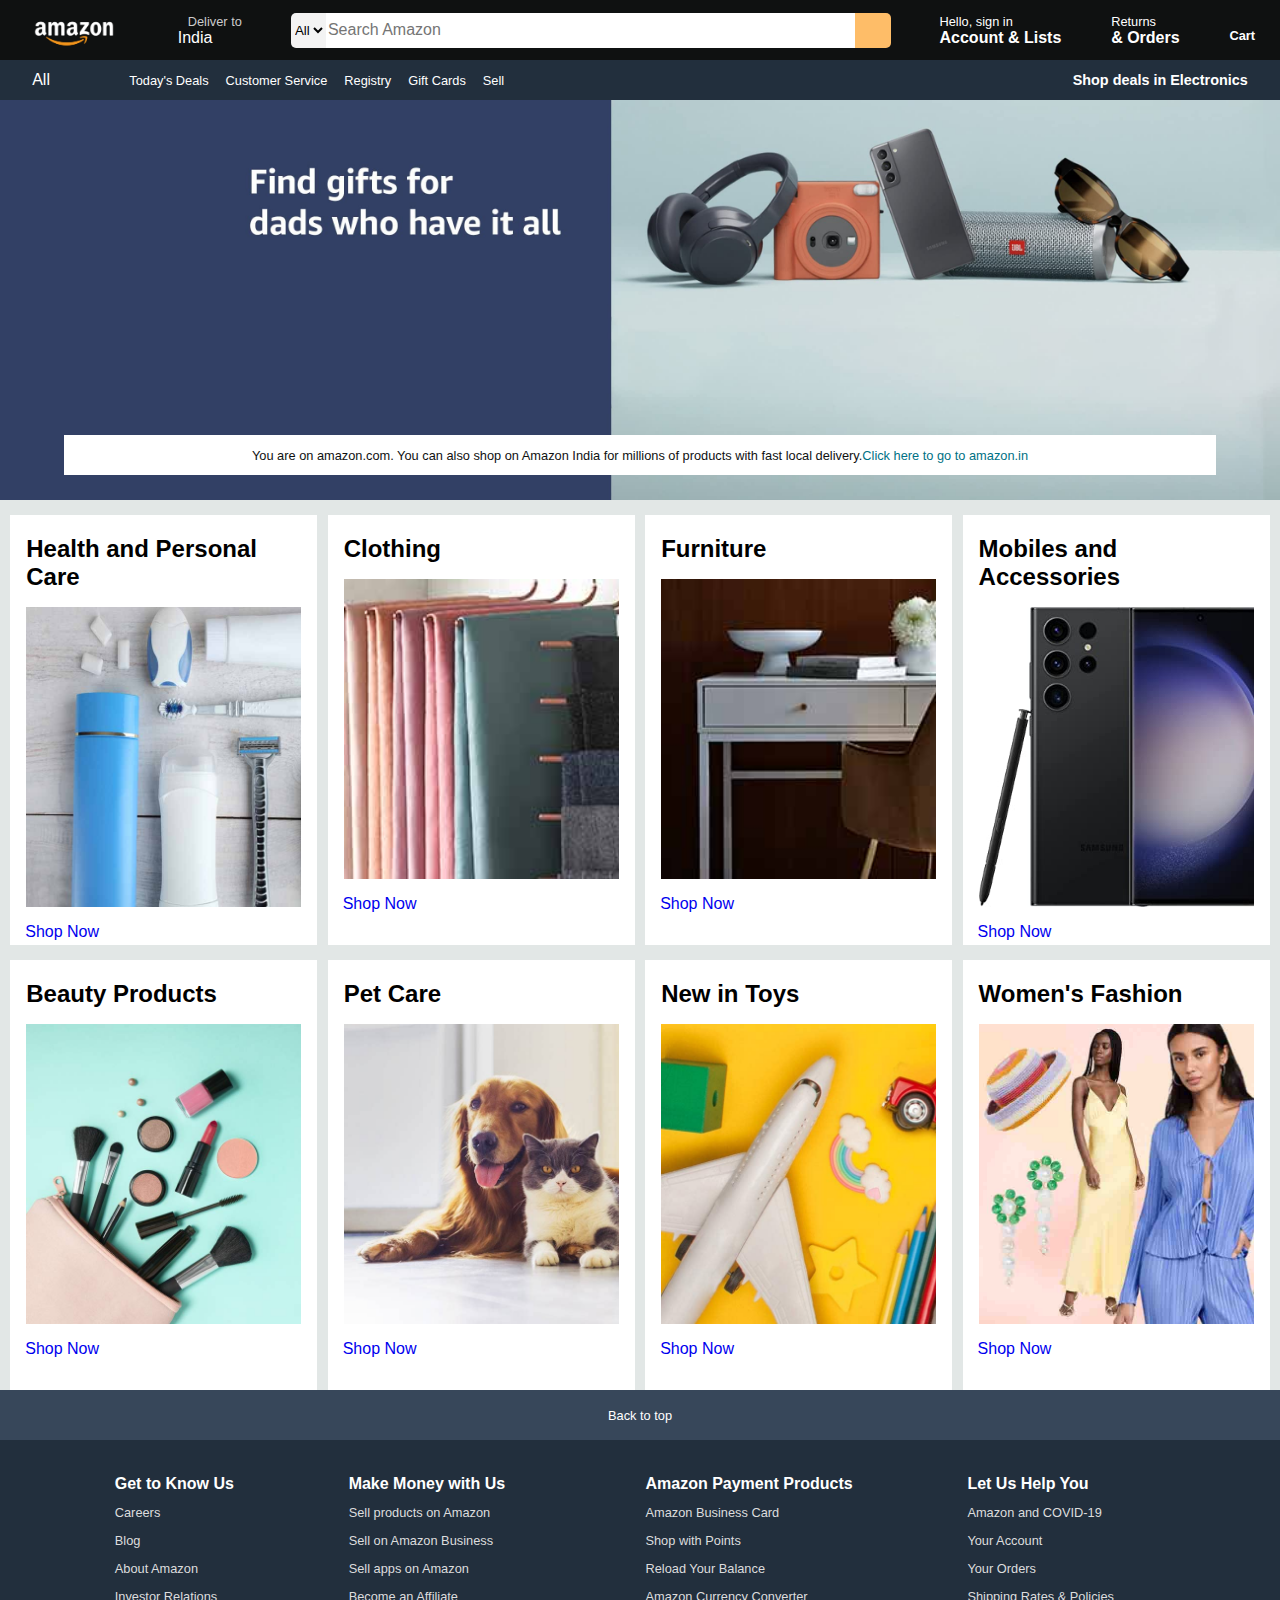
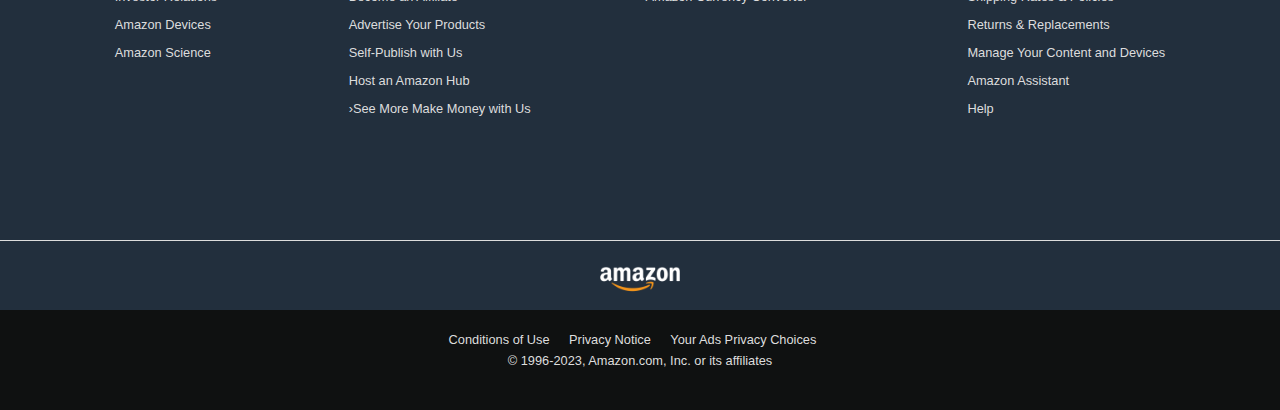
<file: amazon/index.html>
<!DOCTYPE html>
<html lang="en">

<head>
    <meta charset="UTF-8">
    <meta name="viewport" content="width=device-width, initial-scale=1.0">
    <title>Amazon.com</title>
<link class="icon" rel="icon" href="amzIcon.png">
    <link rel="stylesheet" href="https://cdnjs.cloudflare.com/ajax/libs/font-awesome/6.4.2/css/all.min.css"
        integrity="sha512-z3gLpd7yknf1YoNbCzqRKc4qyor8gaKU1qmn+CShxbuBusANI9QpRohGBreCFkKxLhei6S9CQXFEbbKuqLg0DA=="
        crossorigin="anonymous" referrerpolicy="no-referrer" />

    <link rel="stylesheet" href="amz.css">



</head>

<body>
    <header>
        <div class="navbar">
            <div class="nav-logo border">
                <div class="logo"></div>
            </div>

            <div class="nav-address border">
                <p class="add-first">Deliver to</p>
                <div class="add-icon">
                    <i class="fa-solid fa-location-dot"></i>
                    <p class="add-sec">India</p>
                </div>
            </div>

            <div class="search-border border3">
                <div class="nav-search">
                    <select class="search-select">
                        <option>All</option>
                        <input type="text" placeholder="Search Amazon" class="search-input">
                        <div class="search-icon"><i class="fa-solid fa-magnifying-glass"></i></div>
                    </select>
                </div>
            </div>

            <div class="nav-signin border">
                <p class="nav-first"><span>Hello, sign in</span></p>
                <p class="nav-second">Account & Lists</p>
            </div>

            <div class="nav-return border">
                <p class="nav-first"><span>Returns</span></p>
                <p class="nav-second">& Orders</p>
            </div>

            <div class="nav-cart border">
                <i class="fa-solid fa-cart-shopping"></i>
                Cart
            </div>
        </div>
        <!-- navbar ends here  -->

        <div class="panel">
            <div class="panel-all border">
                <i class="fa-solid fa-bars"></i>
                All
            </div>
            <div class="panel-ops ">
                <div class="items border">Today's Deals</div>
                <div class="items border"> Customer Service</div>
                <div class="items border"> Registry</div>
                <div class="items border"> Gift Cards</div>
                <div class="items border"> Sell</div>
            </div>

            <div class="panel-deals border">
                Shop deals in Electronics
            </div>
        </div>

    </header>

    <div class="hero-section">
        <div class="hero-msg">
            You are on amazon.com. You can also shop on Amazon India for millions of products with fast local delivery.
            <a class="amzIN" href="https://www.amazon.in/"> Click here to go to amazon.in </a>
        </div>
    </div>

    <div class="shop-section">
        <div class="box1 box">
            <div class="box-content">
                <h2>Health and Personal Care</h2>
            </div>
            <div class="box-img" style="background-image:url('box2_image.jpg');"></div>
            <div class="cat"><a href="#" class="cat">Shop Now</a></div>
        </div>

        <div class="box2 box">
            <div class="box-content">
                <h2>Clothing</h2>
            </div>
            <div class="box-img" style="background-image:url('box1_image.jpg');"></div>
            <div class="cat"><a href="#" class="cat">Shop Now</a></div>
        </div>

        <div class="box3 box">
            <div class="box-content">
                <h2>Furniture</h2>
            </div>
            <div class="box-img" style="background-image:url('box3_image.jpg');"></div>
            <div class="cat"><a href="#" class="cat">Shop Now</a></div>
        </div>

        <div class="box4 box">
            <div class="box-content">
                <h2>Mobiles and Accessories</h2>
            </div>
            <div class="box-img" style="background-image:url('box4_image.jpg');"></div>
            <div class="cat"><a href="#" class="cat">Shop Now</a></div>
        </div>

        <div class="box5 box">
            <div class="box-content">
                <h2>Beauty Products</h2>
            </div>
            <div class="box-img" style="background-image:url('box5_image.jpg');"></div>
            <div class="cat"><a href="#" class="cat">Shop Now</a></div>
        </div>

        <div class="box6 box">
            <div class="box-content">
                <h2>Pet Care</h2>
            </div>
            <div class="box-img" style="background-image:url('box6_image.jpg');"></div>
            <div class="cat"><a href="#" class="cat">Shop Now</a></div>
        </div>

        <div class="box7 box">
            <div class="box-content">
                <h2>New in Toys</h2>
            </div>
            <div class="box-img" style="background-image:url('box7_image.jpg');"></div>
            <div class="cat"><a href="#" class="cat">Shop Now</a></div>
        </div>

        <div class="box8 box">
            <div class="box-content">
                <h2>Women's Fashion </h2>
            </div>
            <div class="box-img" style="background-image:url('box8_image.jpg');"></div>
            <div class="cat"><a href="#" class="cat">Shop Now</a></div>
        </div>

    </div>

<footer>
    <div class="foot1">Back to top</div>
</footer>

<div class="foot2">
    <ul class="list">
        <p class="section-title">Get to Know Us</p>
        <li><a href="#">Careers</a></li>
        <li><a href="#">Blog</a></li>
        <li><a href="#">About Amazon</a></li>
        <li><a href="#">Investor Relations</a></li>
        <li><a href="#">Amazon Devices</a></li>
        <li><a href="#">Amazon Science</a></li>
    </ul>

    <ul class="list">
        <p class="section-title"> Make Money with Us</p>
        <li><a href="#">Sell products on Amazon</a></li>
        <li><a href="#">Sell on Amazon Business</a></li>
        <li><a href="#">Sell apps on Amazon</a></li>
        <li><a href="#">Become an Affiliate</a></li>
        <li><a href="#">Advertise Your Products</a></li>
        <li><a href="#">Self-Publish with Us</a></li>
        <li><a href="#">Host an Amazon Hub</a></li>
        <li><a href="#">›See More Make Money with Us</a></li>
    </ul>

    <ul class="list">
        <p class="section-title"> Amazon Payment Products</p>
        <li><a href="#">Amazon Business Card</a></li>
        <li><a href="#">Shop with Points</a></li>
        <li><a href="#">Reload Your Balance</a></li>
        <li><a href="#">Amazon Currency Converter</a></li>
    </ul>

    <ul class="list">
        <p class="section-title">Let Us Help You</p>
        <li><a href="#">Amazon and COVID-19</a></li>
        <li><a href="#">Your Account</a></li>
        <li><a href="#">Your Orders</a></li>
        <li><a href="#">Shipping Rates & Policies</a></li>
        <li><a href="#">Returns & Replacements</a></li>
        <li><a href="#">Manage Your Content and Devices</a></li>
        <li><a href="#">Amazon Assistant</a></li>
        <li><a href="#">Help</a></li>
    </ul>
</div>

<div class="foot3">
    <div class="foot-logo"></div>
</div>

<div class="foot4">
    <div class="pages">
        <a href="#">Conditions of Use</a>
        <a href="#">Privacy Notice</a>
        <a href="#">Your Ads Privacy Choices</a>
    </div>

    <div class="copyright">
        © 1996-2023, Amazon.com, Inc. or its affiliates
    </div>
</div>




</body>

</html>
</file>
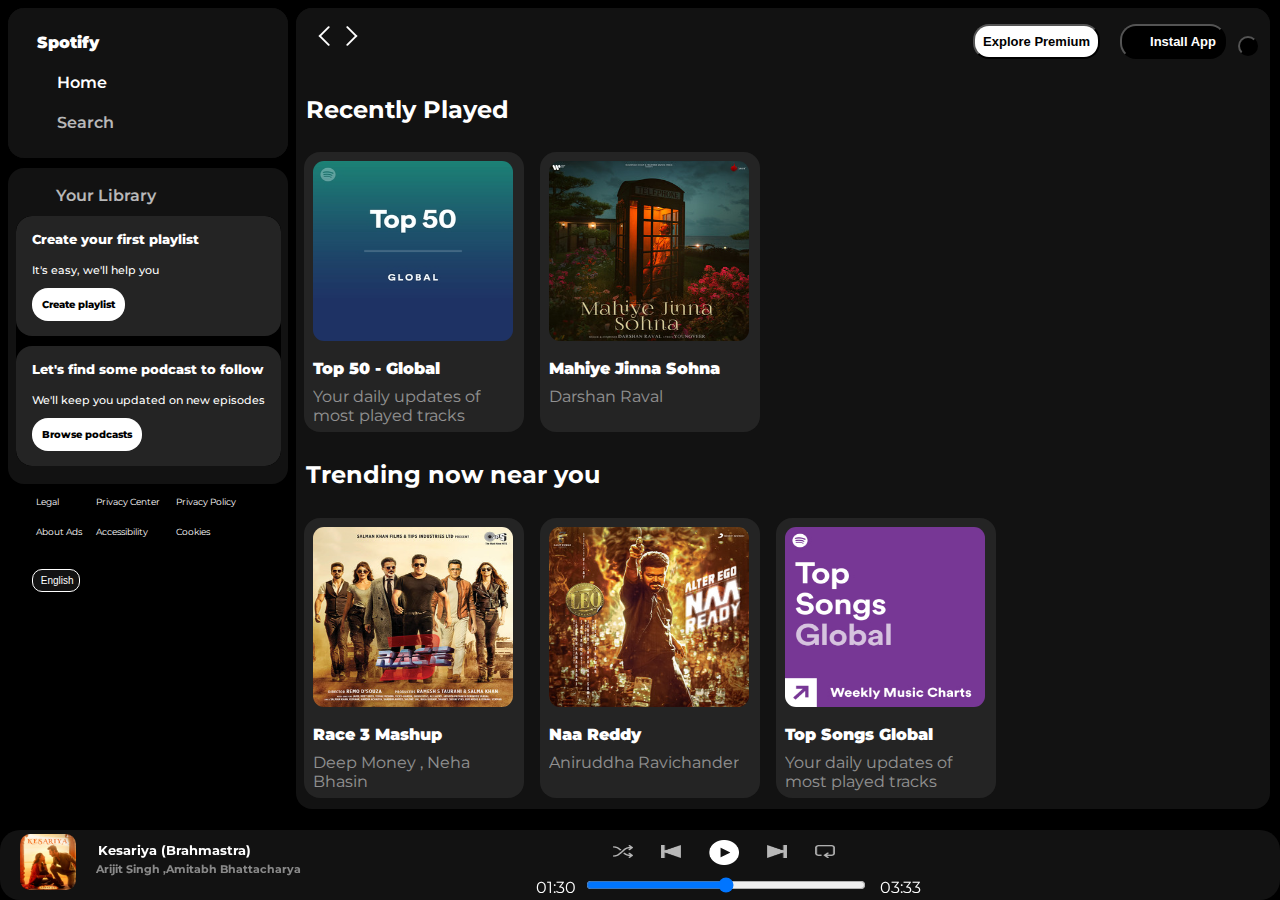
<file: spotify/index.html>
<!DOCTYPE html>
<html lang="en">

<head>
    <meta charset="UTF-8">
    <meta name="viewport" content="width=device-width, initial-scale=1.0">
    <title>Spotify - Web Player: Music for everyone</title>
    <!-- icon -->
    <link rel="icon" href="logo.png">
    <!-- g fonts -->
    <link rel="preconnect" href="https://fonts.googleapis.com">
    <link rel="preconnect" href="https://fonts.gstatic.com" crossorigin>
    <link href="https://fonts.googleapis.com/css2?family=Montserrat:wght@300;400;500;600;700&display=swap"
        rel="stylesheet">

    <!-- font awesome -->
    <link rel="stylesheet" href="https://cdnjs.cloudflare.com/ajax/libs/font-awesome/6.4.2/css/all.min.css"
        integrity="sha512-z3gLpd7yknf1YoNbCzqRKc4qyor8gaKU1qmn+CShxbuBusANI9QpRohGBreCFkKxLhei6S9CQXFEbbKuqLg0DA=="
        crossorigin="anonymous" referrerpolicy="no-referrer" />
    <!-- my css -->
    <link rel="stylesheet" href="style.css">
</head>

<body>
    <div class="main">
        <div class="sidebar hide">
            <div class="nav">
                <div class="nav-option">
                    <i class="fa-brands fa-spotify fa-xl"></i>
                    <a href="#" style="padding:0px;opacity: 1;"><b>Spotify</b></a>
                </div>
                <div class="nav-option">
                    <i class="fa-solid fa-house fa-lg"></i>
                    <a href="#" style="opacity: 1;">Home</a>
                </div>
                <div class="nav-option">
                    <i class="fa-solid fa-magnifying-glass fa-lg"></i>
                    <a href="#">Search</a>
                </div>

            </div>

            <div class="library " style="padding: 0.5rem;">
                <div class="options">
                    <div class="nav-option">
                        <i class="fa-solid fa-lines-leaning fa-lg" style="padding-left: 1.25rem;"></i>
                        <a href="#">Your Library</a>
                        <i class="fa-solid fa-plus fa-lg"></i>
                    </div>

                    <div class="pl-pod">
                        <div class="pl">
                            <div class="plheader">Create your first playlist</div>
                            <div class="plcontent">It's easy, we'll help you</div>
                            <buttton class="pl-button">Create playlist</buttton>
                        </div>
                        <div class="pod">
                            <div class="podheader">Let's find some podcast to follow</div>
                            <div class="podcontent">We'll keep you updated on new episodes</div>
                            <buttton class="pod-button">Browse podcasts</buttton>
                        </div>
                    </div>


                    <div class="otherOptions">
                        <a href="#">Legal</a>
                        <a href="#">Privacy Center</a>
                        <a href="#">Privacy Policy</a>
                        <a href="#">About Ads</a>
                        <a href="#">Accessibility</a>
                        <a href="#">Cookies</a>
                    </div>
                    <button class="lang"><i class="fa-solid fa-globe"></i>&nbspEnglish</button>
                    
                </div>

            </div>
        </div>
        <div class="mainContent">
            <div class="stickyNav">
                <div class="n1">
                    <div class="nav-option mob-logo">
                        <i class="fa-brands fa-spotify fa-xl"></i>
                        <a href="#" style="padding:0px;opacity: 1;"><b>Spotify</b></a>
                    </div>
                    <img src="backward_icon.png" class="nav-back-icon" alt="left-arrow">
                    <img src="forward_icon.png" class="hide" alt="right-arrow">
                </div>
                <div class="n2">
                    <button class="navButton hide">Explore Premium</button>
                    <button class="navButton2 hide"><i class="fa-regular fa-circle-down fa-xl"></i><a
                            href="https://play.google.com/store/apps/details?id=com.spotify.music"
                            target="_blank">Install App</a></button> &nbsp
                    <button class="navButton3"><i class="fa-solid fa-user"></i></button>
                    &nbsp&nbsp
                </div>
            </div>
            <div class="cards">
                <!-- cards1 -->
                <h2 style="padding-left: 10px;">Recently Played</h2>
                <div class="card-container">
                    <div class="card">
                        <img src="card1img.jpeg" class="cardImg" alt="card1">
                        <!-- <i class="fa-solid fa-circle-play" class="card-play-icon" style="color: #1ed760;"></i> -->
                        <div class="card-title">Top 50 - Global</div>
                        <div class="card-info">Your daily updates of most played tracks</div>
                    </div>
                    <div class="card">
                        <img src="card2img.jpeg" class="cardImg" alt="card1">
                        <div class="card-title">Mahiye Jinna Sohna</div>
                        <div class="card-info">Darshan Raval</div>
                    </div>
                </div>
                <!-- cards2 -->
                <h2 style="padding-left: 10px;">Trending now near you</h2>
                <div class="card-container">
                    <div class="card">
                        <img src="card13img.jpeg" class="cardImg" alt="card1">
                        <div class="card-title">Race 3 Mashup</div>
                        <div class="card-info">Deep Money , Neha Bhasin</div>
                    </div>
                    <div class="card">
                        <img src="card4img.jpeg" class="cardImg" alt="card1">
                        <div class="card-title">Naa Reddy</div>
                        <div class="card-info">Aniruddha Ravichander</div>
                    </div>

                    <div class="card">
                        <img src="card5img.jpeg" class="cardImg" alt="card1">
                        <div class="card-title">Top Songs Global</div>
                        <div class="card-info">Your daily updates of most played tracks</div>
                    </div>
                </div>
                <h2 style="padding-left: 10px;">Featured Charts</h2>
                <div class="card-container">
                    <div class="card">
                        <img src="card6img.jpeg" class="cardImg" alt="card1">
                        <div class="card-title">Top Songs - India</div>
                        <div class="card-info">Your daily updates of most played tracks</div>
                    </div>
                    <div class="card">
                        <img src="card7img.jpeg" class="cardImg" alt="card1">
                        <div class="card-title">Chaleya</div>
                        <div class="card-info">Arijit Singh</div>
                    </div>
                    <div class="card">
                        <img src="card8img.jpeg" class="cardImg" alt="card1">
                        <div class="card-title">Bekhayali</div>
                        <div class="card-info">Sachet Tandon</div>
                    </div>
                    <div class="card">
                        <img src="card9img.jpeg" class="cardImg" alt="card1">
                        <div class="card-title">Shayad</div>
                        <div class="card-info">Pritam , Arijit Singh</div>
                    </div>
                    <div class="card">
                        <img src="card10img.jpeg" class="cardImg" alt="card1">
                        <div class="card-title">What Jhumka ?</div>
                        <div class="card-info">Pritam , Arijit Singh</div>
                    </div>
                    <div class="card">
                        <img src="card11img.jpeg" class="cardImg" alt="card1">
                        <div class="card-title">Dilbar</div>
                        <div class="card-info">Neha Kakkar , Tanishk Bagchi</div>
                    </div>
                    <div class="card">
                        <img src="card12img.jpeg" class="cardImg" alt="card1">
                        <div class="card-title">Kesariya</div>
                        <div class="card-info">Arijit Singh, Amitabh Bhattacharya</div>
                    </div>
                </div>
            </div>
            <!-- cards end here -->
            <!-- <br><br><br><br><br><br><br><br><br><br><br><br><br><br><br><br><br><br><br> -->
            <footer>
                <div class="line"></div>
                <div class="legal">
                    <ul class="list">
                        <p class="section-title">Companies</p>
                        <li><a href="#">About</a></li>
                        <li><a href="#">Jobs</a></li>
                        <li><a href="#">For the records</a></li>
                    </ul>

                    <ul class="list">
                        <p class="section-title">Communities</p>
                        <li><a href="#">For Artists</a></li>
                        <li><a href="#">Developers</a></li>
                        <li><a href="#">Advertising</a></li>
                        <li><a href="#">Investors</a></li>
                        <li><a href="#">Vendors</a></li>
                    </ul>
                    <ul class="list">
                        <p class="section-title">Useful Links</p>
                        <li><a href="#">Support</a></li>
                        <li><a href="#">Free mobile app</a></li>
                    </ul>
                    <div class="foot-icons">
                        <i class="fa-brands fa-instagram"></i> &nbsp
                        <i class="fa-brands fa-twitter"></i> &nbsp
                        <i class="fa-brands fa-facebook"></i>
                    </div>
                </div>
                <div class="copyright">
                    © 2023 Spotify AB
                </div>
            </footer>
        </div>
        <div class="mplayer">
            <div class="album">
                <div class="music-img">
                    <img src="card12img.jpeg" alt="">
                </div>
                <div class="current-playing">
                    <div class="music-title">
                        <h5>&nbsp Kesariya (Brahmastra)</h5>
                    </div>
                    <div class="music-content hide">
                        <h6> &nbsp Arijit Singh ,Amitabh Bhattacharya </h6>
                    </div>
                </div>
                <div class="music-fav hide"><i class="fa-solid fa-heart " style="color: #ff0000;"></i></div>

            </div>
            <div class="player">
                <div class="player-icons">
                    <img src="player_icon1.png" alt="">
                    <img src="player_icon2.png" alt="">
                    <img src="player_icon3.png" class="p-icon3"
                        style=" opacity: 1;height: 25px; width:30px; padding: 10px;" alt="">
                    <img src="player_icon4.png" alt="">
                    <img src="player_icon5.png" alt="">
                </div>
                <div class="playBar"><span> 01:30 &nbsp</span><input type="range" id="play-bar" name="volume" min="0"
                        max="100" value="50"><span> &nbsp 03:33 </span></div>
                <!-- <div class="play-bar"><img src="play_musicbar.png" alt=""> -->
            </div>
            <div class="controls">
                <div class="ctrl-icons hide">
                    <div class="i1"><i class="fa-brands fa-youtube fa-lg"></i></div>
                    <div class="i1"><i class="fa-solid fa-microphone-lines fa-lg"></i></div>
                    <div class="i1"><i class="fa-solid fa-grip-lines fa-lg"></i></div>
                    <div class="i1"><i class="fa-solid fa-computer fa-lg"></i> </div>
                    <div class="i1"><i class="fa-solid fa-volume-high fa-lg"></i></div>
                    <div class="i1"><i class="fa-regular fa-window-restore fa-lg"></i></div>
                </div>
            </div>
</body>

</html>






<!-- code snippet to create 2 cards -->
<!-- <h2 style="padding-left: 10px;">Recently Played</h2>
<div class="card-container">
    <div class="card">
        <img src="card1img.jpeg" class="cardImg" alt="card1">
        <div class="card-title">Top 50 - Global</div>
        <div class="card-info">Your daily updates of most played tracks</div>
    </div>
    <div class="card">
        <img src="card1img.jpeg" class="cardImg" alt="card1">
        <div class="card-title">Top 50 - Global</div>
        <div class="card-info">Your daily updates of most played tracks</div>
    </div>
</div> -->
</file>
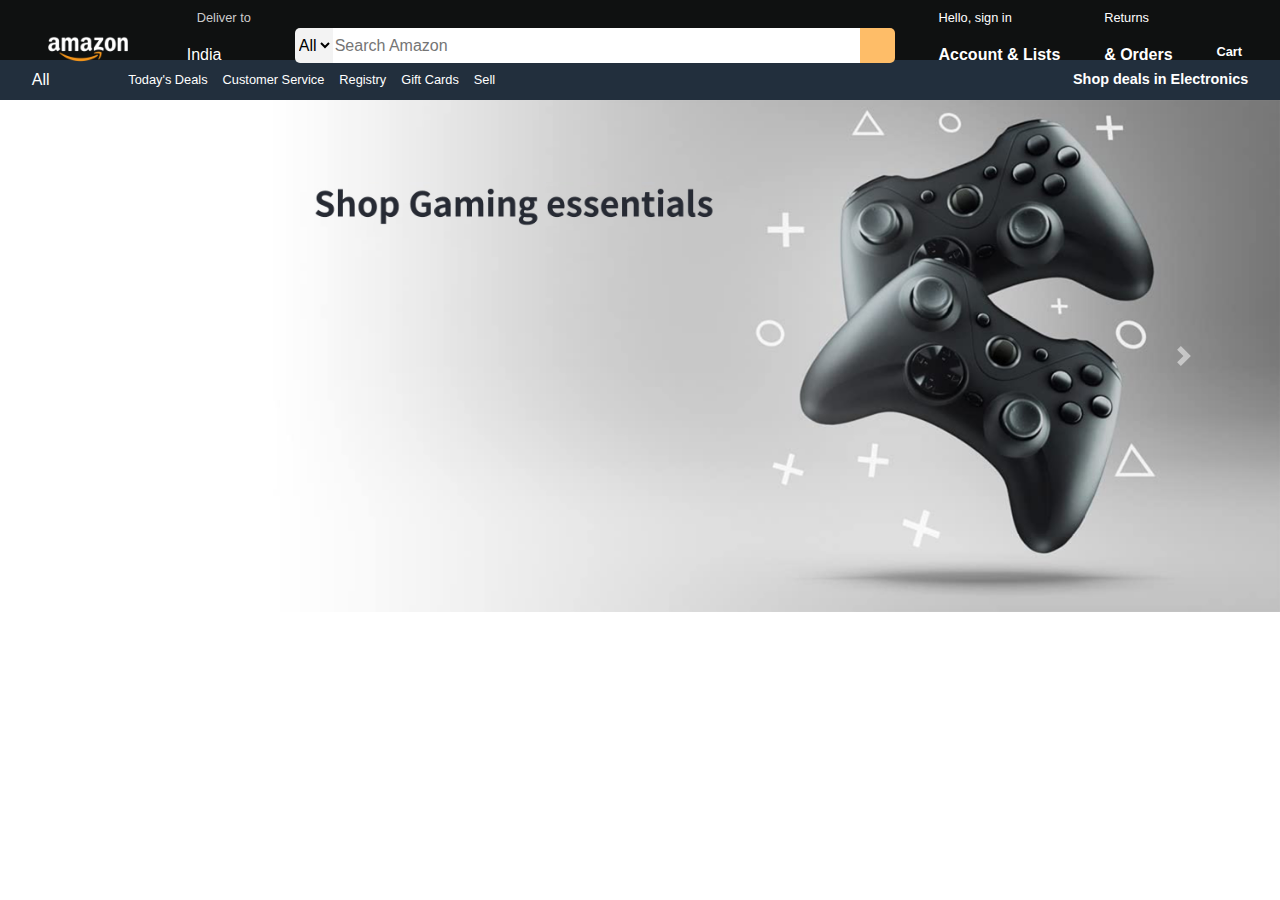
<file: amazon/index2.html>
<!DOCTYPE html>
<html lang="en">

<head>
    <meta charset="UTF-8">
    <meta name="viewport" content="width=device-width, initial-scale=1.0">
    <title>Amazon.com</title>
    <link rel="stylesheet" href="https://cdn.jsdelivr.net/npm/bootstrap@4.3.1/dist/css/bootstrap.min.css" integrity="sha384-ggOyR0iXCbMQv3Xipma34MD+dH/1fQ784/j6cY/iJTQUOhcWr7x9JvoRxT2MZw1T" crossorigin="anonymous">


    <link rel="stylesheet" href="https://cdnjs.cloudflare.com/ajax/libs/font-awesome/6.4.2/css/all.min.css"
        integrity="sha512-z3gLpd7yknf1YoNbCzqRKc4qyor8gaKU1qmn+CShxbuBusANI9QpRohGBreCFkKxLhei6S9CQXFEbbKuqLg0DA=="
        crossorigin="anonymous" referrerpolicy="no-referrer" />
    
    <link rel="stylesheet" href="amz.css">

   
</head>

<body>
    <header>
        <div class="navbar">
            <div class="nav-logo borderTwo">
                <div class="logo"></div>
            </div>

            <div class="nav-address borderTwo">
                <p class="add-first">Deliver to</p>
                <div class="add-icon">
                    <i class="fa-solid fa-location-dot"></i>
                    <p class="add-sec">India</p>
                </div>
            </div>

            <div class="search-border border3">
                <div class="nav-search">
                    <select class="search-select">
                        <option>All</option>
                        <input type="text" placeholder="Search Amazon" class="search-input">
                        <div class="search-icon"><i class="fa-solid fa-magnifying-glass"></i></div>
                    </select>
                </div>
            </div>

            <div class="nav-signin borderTwo">
                <p class="nav-first"><span>Hello, sign in</span></p>
                <p class="nav-second">Account & Lists</p>
            </div>

            <div class="nav-return borderTwo">
                <p class="nav-first"><span>Returns</span></p>
                <p class="nav-second">& Orders</p>
            </div>

            <div class="nav-cart borderTwo">
                <i class="fa-solid fa-cart-shopping"></i>
                Cart
            </div>
        </div>
        <!-- navbar ends here  -->

        <div class="panel">
            <div class="panel-all borderTwo">
                <i class="fa-solid fa-bars"></i>
                All
            </div>
            <div class="panel-ops ">
                <div class="items borderTwo">Today's Deals</div>
                <div  class="items borderTwo"> Customer Service</div>
                <div class="items borderTwo"> Registry</div>
                <div class="items borderTwo"> Gift Cards</div>
                <div class="items borderTwo"> Sell</div>
            </div>

            <div class="panel-deals borderTwo">
                Shop deals in Electronics
            </div>
        </div>


    </header>

    <!-- bootstrap carousel -->
    <div id="carouselExampleControls" class="carousel slide" data-ride="carousel">
        <div class="carousel-inner">
            <div class="carousel-item active">
                <img src="carousel1.jpg" class="d-block w-100" alt="...">
            </div>
            <div class="carousel-item">
        <img src="carousel2.jpg" class="d-block w-100" alt="...">
      </div>
      <div class="carousel-item">
          <img src="carousel3.jpg" class="d-block w-100" alt="...">
        </div>
        <div class="carousel-item">
            <img src="carousel4.jpg" class="d-block w-100" alt="...">
        </div>
    </div>
    <a class="carousel-control-prev" href="#carouselExampleControls" role="button" data-slide="prev">
        <span class="carousel-control-prev-icon" aria-hidden="true"></span>
        <span class="sr-only">Previous</span>
    </a>
    <a class="carousel-control-next" href="#carouselExampleControls" role="button" data-slide="next">
        <span class="carousel-control-next-icon" aria-hidden="true"></span>
        <span class="sr-only">Next</span>
    </a>
</div>







<script src="https://code.jquery.com/jquery-3.3.1.slim.min.js" integrity="sha384-q8i/X+965DzO0rT7abK41JStQIAqVgRVzpbzo5smXKp4YfRvH+8abtTE1Pi6jizo" crossorigin="anonymous"></script>
<script src="https://cdn.jsdelivr.net/npm/popper.js@1.14.7/dist/umd/popper.min.js" integrity="sha384-UO2eT0CpHqdSJQ6hJty5KVphtPhzWj9WO1clHTMGa3JDZwrnQq4sF86dIHNDz0W1" crossorigin="anonymous"></script>
<script src="https://cdn.jsdelivr.net/npm/bootstrap@4.3.1/dist/js/bootstrap.min.js" integrity="sha384-JjSmVgyd0p3pXB1rRibZUAYoIIy6OrQ6VrjIEaFf/nJGzIxFDsf4x0xIM+B07jRM" crossorigin="anonymous"></script>
</body>
</html>
</file>
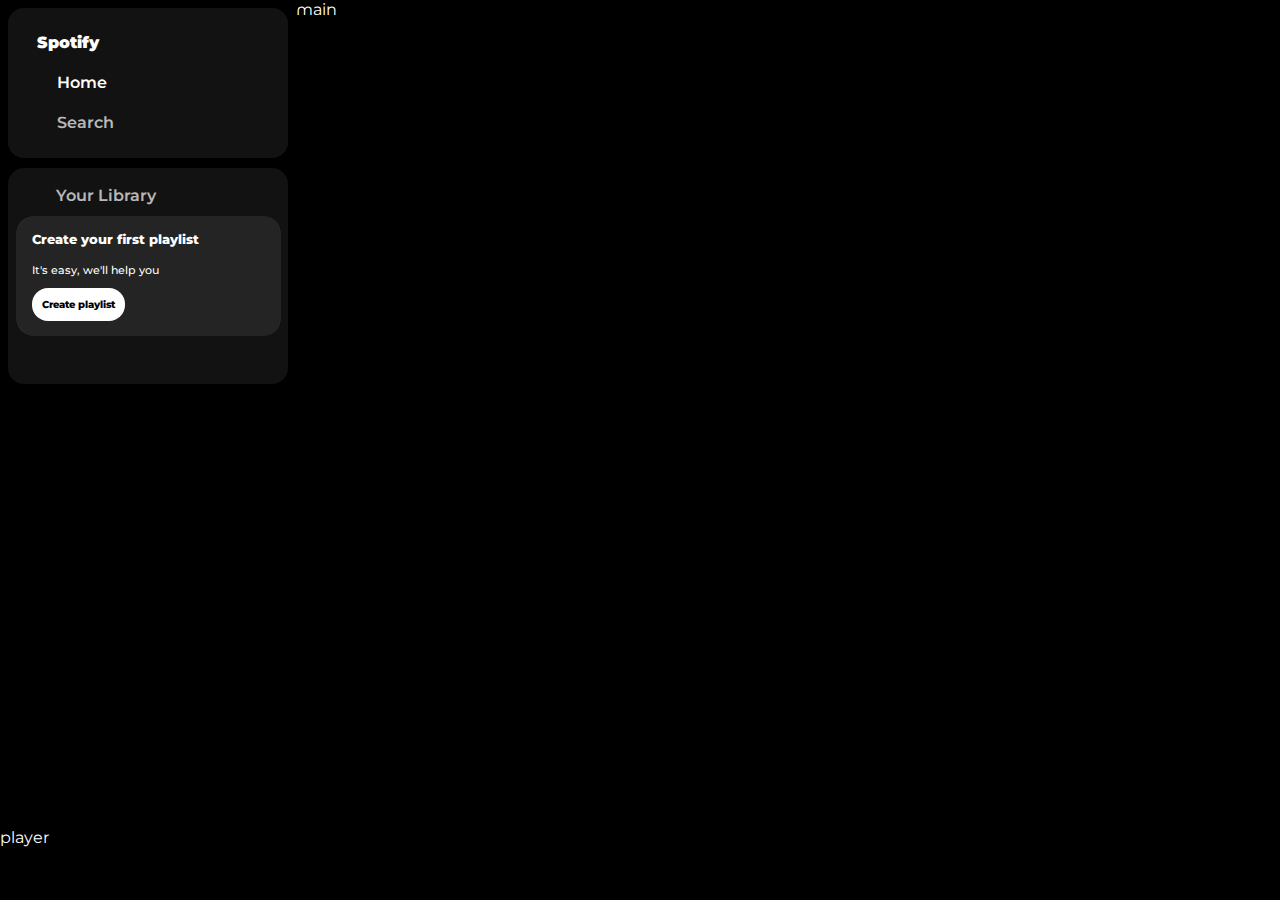
<file: spotify/index2.html>
<!DOCTYPE html>
<html lang="en">

<head>
    <meta charset="UTF-8">
    <meta name="viewport" content="width=device-width, initial-scale=1.0">
    <title>Spotify - Web Player: Music for everyone</title>
    <!-- icon -->
    <link rel="icon" href="logo.png">
    <!-- g fonts -->
    <link rel="preconnect" href="https://fonts.googleapis.com">
    <link rel="preconnect" href="https://fonts.gstatic.com" crossorigin>
    <link href="https://fonts.googleapis.com/css2?family=Montserrat:wght@300;400;500;600;700&display=swap"
        rel="stylesheet">

    <!-- font awesome -->
    <link rel="stylesheet" href="https://cdnjs.cloudflare.com/ajax/libs/font-awesome/6.4.2/css/all.min.css"
        integrity="sha512-z3gLpd7yknf1YoNbCzqRKc4qyor8gaKU1qmn+CShxbuBusANI9QpRohGBreCFkKxLhei6S9CQXFEbbKuqLg0DA=="
        crossorigin="anonymous" referrerpolicy="no-referrer" />
    <!-- my css -->
    <link rel="stylesheet" href="style2.css">
</head>

<body>
    <div class="main">
        <div class="sidebar">
            <div class="nav">
                <div class="nav-option">
                    <i class="fa-brands fa-spotify fa-xl"></i>
                    <a href="#" style="padding:0px;opacity: 1;"><b>Spotify</b></a>
                </div>
                <div class="nav-option">
                    <i class="fa-solid fa-house fa-lg"></i>
                    <a href="#" style="opacity: 1;">Home</a>
                </div>
                <div class="nav-option">
                    <i class="fa-solid fa-magnifying-glass fa-lg"></i>
                    <a href="#">Search</a>
                </div>

            </div>
            <div class="library" style="padding: 0.5rem;">
                <div class="options">
                    <div class="nav-option">
                        <i class="fa-solid fa-lines-leaning fa-lg" style="padding-left: 1.25rem;"></i>
                        <a href="#">Your Library</a>
                        <i class="fa-solid fa-plus fa-lg"></i>
                    </div>

                
                        <div class="pl-pod">
                            <div class="pl">
                                <div class="plheader">Create your first playlist</div>
                                <div class="plcontent">It's easy, we'll help you</div>
                                <buttton class="pl-button">Create playlist</buttton>
                            </div>

                            <div class="pod">
                                <div class="podheader">Let's find some podcast to follow</div>
                                <div class="podcontent">We'll keep you updated on new episodes</div>
                                <buttton class="pod-button">Browse podcasts</buttton>
                            </div>
                        </div>
                    
                </div>

                <div class="box"></div>
            </div>
        </div>
        <div class="mainContent">main

        </div>
        <div class="mplayer">player</div>
    </div>
</body>

</html>
</file>
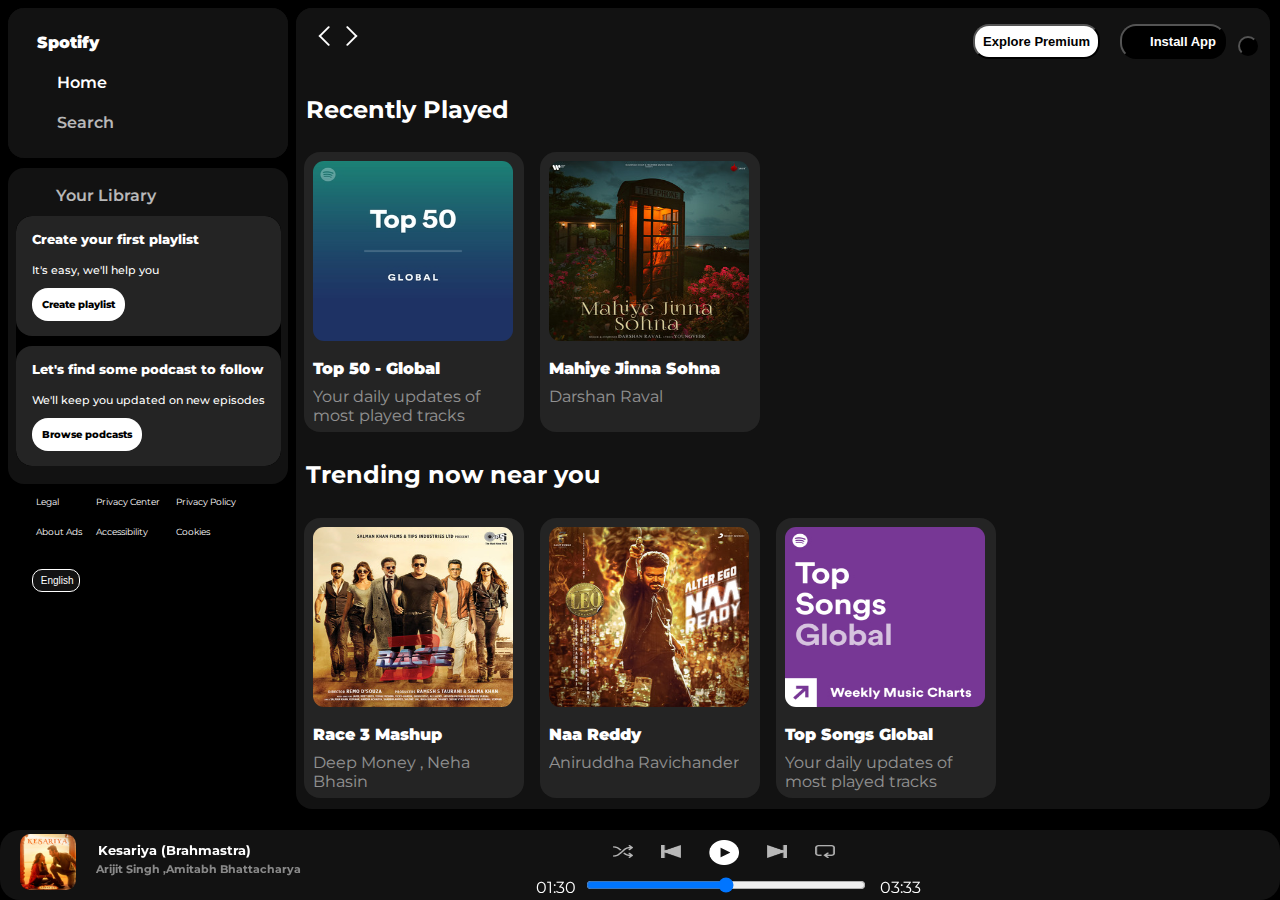
<file: spotify/indexb4resp.html>
<!DOCTYPE html>
<html lang="en">

<head>
    <meta charset="UTF-8">
    <meta name="viewport" content="width=device-width, initial-scale=1.0">
    <title>Spotify - Web Player: Music for everyone</title>
    <!-- icon -->
    <link rel="icon" href="logo.png">
    <!-- g fonts -->
    <link rel="preconnect" href="https://fonts.googleapis.com">
    <link rel="preconnect" href="https://fonts.gstatic.com" crossorigin>
    <link href="https://fonts.googleapis.com/css2?family=Montserrat:wght@300;400;500;600;700&display=swap"
        rel="stylesheet">

    <!-- font awesome -->
    <link rel="stylesheet" href="https://cdnjs.cloudflare.com/ajax/libs/font-awesome/6.4.2/css/all.min.css"
        integrity="sha512-z3gLpd7yknf1YoNbCzqRKc4qyor8gaKU1qmn+CShxbuBusANI9QpRohGBreCFkKxLhei6S9CQXFEbbKuqLg0DA=="
        crossorigin="anonymous" referrerpolicy="no-referrer" />
    <!-- my css -->
    <link rel="stylesheet" href="style.css">
</head>

<body>
    <div class="main">
        <div class="sidebar">
            <div class="nav">
                <div class="nav-option">
                    <i class="fa-brands fa-spotify fa-xl"></i>
                    <a href="#" style="padding:0px;opacity: 1;"><b>Spotify</b></a>
                </div>
                <div class="nav-option">
                    <i class="fa-solid fa-house fa-lg"></i>
                    <a href="#" style="opacity: 1;">Home</a>
                </div>
                <div class="nav-option">
                    <i class="fa-solid fa-magnifying-glass fa-lg"></i>
                    <a href="#">Search</a>
                </div>

            </div>
            <div class="library" style="padding: 0.5rem;">
                <div class="options">
                    <div class="nav-option">
                        <i class="fa-solid fa-lines-leaning fa-lg" style="padding-left: 1.25rem;"></i>
                        <a href="#">Your Library</a>
                        <i class="fa-solid fa-plus fa-lg"></i>
                    </div>

                    <div class="pl-pod">
                        <div class="pl">
                            <div class="plheader">Create your first playlist</div>
                            <div class="plcontent">It's easy, we'll help you</div>
                            <buttton class="pl-button">Create playlist</buttton>
                        </div>
                        <div class="pod">
                            <div class="podheader">Let's find some podcast to follow</div>
                            <div class="podcontent">We'll keep you updated on new episodes</div>
                            <buttton class="pod-button">Browse podcasts</buttton>
                        </div>
                    </div>


                    <div class="otherOptions">
                        <a href="#">Legal</a>
                        <a href="#">Privacy Center</a>
                        <a href="#">Privacy Policy</a>
                        <a href="#">About Ads</a>
                        <a href="#">Accessibility</a>
                        <a href="#">Cookies</a>
                    </div>
                    <button class="lang"><i class="fa-solid fa-globe"></i>&nbspEnglish</button>
                </div>

            </div>
        </div>
        <div class="mainContent">
            <div class="stickyNav">
                <div class="n1">
                    <img src="backward_icon.png" alt="left-arrow">
                    <img src="forward_icon.png" class="hide" alt="right-arrow">
                </div>
                <div class="n2">
                    <button class="navButton hide">Explore Premium</button>
                    <button class="navButton2"><i class="fa-regular fa-circle-down fa-xl"></i><a href="https://play.google.com/store/apps/details?id=com.spotify.music" target="_blank">Install App</a></button> &nbsp
                    <button class="navButton3"><i class="fa-solid fa-user"></i></button>
                    &nbsp&nbsp
                </div>
            </div>
            <div class="cards">
                <!-- cards1 -->
                <h2 style="padding-left: 10px;">Recently Played</h2>
                <div class="card-container">
                    <div class="card">
                        <img src="card1img.jpeg" class="cardImg" alt="card1">
                        <!-- <i class="fa-solid fa-circle-play" class="card-play-icon" style="color: #1ed760;"></i> -->
                        <div class="card-title">Top 50 - Global</div>
                        <div class="card-info">Your daily updates of most played tracks</div>
                    </div>
                    <div class="card">
                        <img src="card2img.jpeg" class="cardImg" alt="card1">
                        <div class="card-title">Mahiye Jinna Sohna</div>
                        <div class="card-info">Darshan Raval</div>
                    </div>
                </div>
                <!-- cards2 -->
                <h2 style="padding-left: 10px;">Trending now near you</h2>
                <div class="card-container">
                    <div class="card">
                        <img src="card13img.jpeg" class="cardImg" alt="card1">
                        <div class="card-title">Race 3 Mashup</div>
                        <div class="card-info">Deep Money , Neha Bhasin</div>
                    </div>
                    <div class="card">
                        <img src="card4img.jpeg" class="cardImg" alt="card1">
                        <div class="card-title">Naa Reddy</div>
                        <div class="card-info">Aniruddha Ravichander</div>
                    </div>

                    <div class="card">
                        <img src="card5img.jpeg" class="cardImg" alt="card1">
                        <div class="card-title">Top Songs Global</div>
                        <div class="card-info">Your daily updates of most played tracks</div>
                    </div>
                </div>
                <h2 style="padding-left: 10px;">Featured Charts</h2>
                <div class="card-container">
                    <div class="card">
                        <img src="card6img.jpeg" class="cardImg" alt="card1">
                        <div class="card-title">Top Songs - India</div>
                        <div class="card-info">Your daily updates of most played tracks</div>
                    </div>
                    <div class="card">
                        <img src="card7img.jpeg" class="cardImg" alt="card1">
                        <div class="card-title">Chaleya</div>
                        <div class="card-info">Arijit Singh</div>
                    </div>
                    <div class="card">
                        <img src="card8img.jpeg" class="cardImg" alt="card1">
                        <div class="card-title">Bekhayali</div>
                        <div class="card-info">Sachet Tandon</div>
                    </div>
                    <div class="card">
                        <img src="card9img.jpeg" class="cardImg" alt="card1">
                        <div class="card-title">Shayad</div>
                        <div class="card-info">Pritam , Arijit Singh</div>
                    </div>
                    <div class="card">
                        <img src="card10img.jpeg" class="cardImg" alt="card1">
                        <div class="card-title">What Jhumka ?</div>
                        <div class="card-info">Pritam , Arijit Singh</div>
                    </div>
                    <div class="card">
                        <img src="card11img.jpeg" class="cardImg" alt="card1">
                        <div class="card-title">Dilbar</div>
                        <div class="card-info">Neha Kakkar , Tanishk Bagchi</div>
                    </div>
                    <div class="card">
                        <img src="card12img.jpeg" class="cardImg" alt="card1">
                        <div class="card-title">Kesariya</div>
                        <div class="card-info">Arijit Singh, Amitabh Bhattacharya</div>
                    </div>
                </div>
            </div>
            <!-- cards end here -->
            <br><br><br><br><br><br><br><br><br><br><br><br><br><br><br><br><br><br><br>
            <footer>
                <div class="line"></div>
                <div class="legal">
                    <ul class="list">
                        <p class="section-title">Companies</p>
                        <li><a href="#">About</a></li>
                        <li><a href="#">Jobs</a></li>
                        <li><a href="#">For the records</a></li>
                    </ul>

                    <ul class="list">
                        <p class="section-title">Communities</p>
                        <li><a href="#">For Artists</a></li>
                        <li><a href="#">Developers</a></li>
                        <li><a href="#">Advertising</a></li>
                        <li><a href="#">Investors</a></li>
                        <li><a href="#">Vendors</a></li>
                    </ul>
                    <ul class="list">
                        <p class="section-title">Useful Links</p>
                        <li><a href="#">Support</a></li>
                        <li><a href="#">Free mobile app</a></li>
                    </ul>
                    <div class="foot-icons">
                        <i class="fa-brands fa-instagram"></i>
                        <i class="fa-brands fa-twitter"></i>
                        <i class="fa-brands fa-facebook"></i>
                    </div>
                </div>
                <div class="copyright">
                    © 2023 Spotify AB
                </div>
            </footer>
        </div>
        <div class="mplayer">
            <div class="album">
                <div class="music-img">
                    <img src="card12img.jpeg" alt="">
                </div>
                <div class="current-playing">
                    <div class="music-title">
                        <h5>&nbsp Kesariya (Brahmastra)</h5>
                    </div>
                    <div class="music-content">
                        <h6> &nbsp Arijit Singh ,Amitabh Bhattacharya </h6>
                    </div>
                </div>
                <div class="music-fav"><i class="fa-solid fa-heart " style="color: #ff0000;"></i></div>

            </div>
            <div class="player">
                <div class="player-icons">
                    <img src="player_icon1.png" alt="">
                    <img src="player_icon2.png" alt="">
                    <img src="player_icon3.png" class="p-icon3" style=" opacity: 1;height: 25px; width:30px; padding: 10px;" alt="">
                    <img src="player_icon4.png" alt="">
                    <img src="player_icon5.png" alt="">
                </div>
                <div class="playBar"><span> 01:30 &nbsp</span><input type="range" id="play-bar" name="volume" min="0"
                        max="100" value="50"><span> &nbsp 03:33 </span></div>
                <!-- <div class="play-bar"><img src="play_musicbar.png" alt=""> -->
            </div>
            <div class="controls">
                <div class="ctrl-icons">
                    <div class="i1"><i class="fa-brands fa-youtube fa-lg"></i></div>
                    <div class="i1"><i class="fa-solid fa-microphone-lines fa-lg"></i></div>
                    <div class="i1"><i class="fa-solid fa-grip-lines fa-lg"></i></div>
                    <div class="i1"><i class="fa-solid fa-computer fa-lg"></i> </div>
                    <div class="i1"><i class="fa-solid fa-volume-high fa-lg"></i></div>
                    <div class="i1"><i class="fa-regular fa-window-restore fa-lg"></i></div>
                </div>
            </div>
</body>

</html>






<!-- code snippet to create 2 cards -->
<!-- <h2 style="padding-left: 10px;">Recently Played</h2>
<div class="card-container">
    <div class="card">
        <img src="card1img.jpeg" class="cardImg" alt="card1">
        <div class="card-title">Top 50 - Global</div>
        <div class="card-info">Your daily updates of most played tracks</div>
    </div>
    <div class="card">
        <img src="card1img.jpeg" class="cardImg" alt="card1">
        <div class="card-title">Top 50 - Global</div>
        <div class="card-info">Your daily updates of most played tracks</div>
    </div>
</div> -->
</file>
<file: spotify/style.css>
body {
    font-family: 'Montserrat', sans-serif;
    margin: 0;
    background-color: #000;
    color: #fff;
    overflow: hidden;
    /* hide scroll bar  */
}

.main {
    display: flex;
    height: 100vh;

}

.sidebar {
    margin: 8px;
    background-color: #121212;
    width: 280px;
    height: 150px;
    border-radius: 1rem;
    /* 16px */
    

}

.mainContent {
    background-color: #121212;
    flex: 1;
    border-radius: 1rem;
    height: 480px;
    /* 16px */
    overflow: auto;
    margin: 5px;
    margin-top: 8px;
    margin-right: 10px;
    margin-left: 0px;
    /* jab content jaaada hoga tabhi scroll bar dikhega */
}

.mplayer {
    background-color: black;
    bottom: 0;
    width: 100%;
    height: 65px;
    position: fixed;
}

.nav {
    height: 150px;
    display: flex;
    flex-direction: column;
    justify-content: center;
    padding-left: 1.8rem;
    /* my padding 30px=1.8rem */
    /* padding: 0.5rem 0.75rem; */
    background-color: #121212;
    border-radius: 1rem;

}

.nav-option a {
    line-height: 2.5rem;
    font-weight: 600;
    opacity: 0.7;
}

.nav-option :hover {
    opacity: 1;
}

a {
    /* padding-left: 20px; */
    padding-left: 1.25rem;
    text-decoration: none;
    color: #fff;
}

.library {
    margin-top: 10px;
    height: 300px;
    /* width: 280px; */
    /* no need to specify width else border radius will not apply*/
    background-color: #121212;
    border-radius: 1rem;
    padding-left: 1.8rem;
    /* margin-bottom: 20px; */
    /* overflow: auto; */

}

.library a {
    padding-right: 4.2rem;
}

/* .library .options .nav-option i:hover {
    
} */
.plbox {
    background-color: #000;
    height: 120;
}

.pl-pod {

    /* background-color:#242424; */
    background-color: black;
    overflow: hidden;
    height: 120px;
    width: 265px;
    border-radius: 1rem;
}

.pl-pod:hover {
    overflow: auto;
}

.pl {
    background-color: #242424;
    height: 120px;
    border-radius: 1rem;
    margin-bottom: 10px;
}

.pod {
    background-color: #242424;
    height: 120px;
    border-radius: 1rem;
}

.plheader,
.podheader {
    font-size: 0.8rem;
    padding: 1rem;
    font-weight: 800;
}

.plcontent,
.podcontent {
    padding: 1rem;
    padding-top: 0;
    font-weight: 500;
    font-size: 0.7rem;
}

.pl-button,
.pod-button {
    background-color: white;
    color: black;
    font-size: x-small;
    font-weight: 800;
    margin: 1rem;
    border-radius: 1rem;
    padding: 10px;
    cursor: pointer;
}

/* .pl-button:hover,
.pod-button:hover{
} */
::-webkit-scrollbar {
    width: 1px;
    /* Width of the entire scrollbar */
}

.otherOptions {
    margin-top: 30px;
    font-size: xx-small;
    display: grid;
    /* grid-template-rows: repeat(2,1fr);
    grid-template-columns: repeat(3,1fr); */
    /* grid-template-columns: 1fr 1fr 1fr; */
    grid-template-columns: 50px 70px 70px;
    grid-template-rows: 30px 30px;
    /* row-gap: 10px; */
    column-gap: 10px;

}

.otherOptions a {
    text-decoration: none;
    display: block;
    white-space: nowrap;
}

.lang {
    color: white;
    background-color: #121212;
    border-radius: 10px;
    border: 0.7px solid white;
    margin-left: 1rem;
    margin-top: 0.8rem;
    font-size: x-small;
    padding: 5px;
}

.lang:hover {
    transform: scale(1.2);
    cursor: pointer;
}

.stickyNav {
    display: flex;
    justify-content: space-between;
    position: sticky;
    top: 0;
    background-color: #121212;
    z-index: 10;
    /* z index=10 so that images navbar k upar nhi ayegi */
}

.n1 {
    margin: 1rem;
    cursor: pointer;
}
.mob-logo{
    display: none;
}
.n2 button {
    cursor: pointer;
}

.navButton {
    background-color: white;
    color: black;
    font-size: small;
    font-weight: 600;
    margin: 1rem;
    border-radius: 1rem;
    padding: 8px;
}

.navButton2 {
    background-color: black;
    color: white;
    font-size: small;
    font-weight: 600;
    /* margin: 1rem; */
    border-radius: 1rem;
    padding: 8px;
    margin-right: 0px;


}

.navButton3 {
    background-color: black;
    color: white;
    /* font-size: small; */
    /* font-weight: 600; */
    /* margin: 1rem; */
    border-color: black;
    border-radius: 1rem;
    padding: 8px;

}

.navButton:hover,
.navButton2:hover,
.navButton3:hover,
.p-icon3:hover {
    transition: 1s ease-in-out;
    transform: scale(1.2);
}

@media (max-width:1000px) {
    .hide {
        display: none;
    }
}

.card-container {
    padding-top: 0.5px;
    /* padding-bottom: 2px; */
    /* background-color:#242424; */
    width: 100%;
    /* height: 300px; */
    /* without specified height cards are becoming responsive */
    display: flex;
    flex-wrap: wrap;

}

.card {
    background-color: #242424;
    height: 280px;
    width: 220px;
    border-radius: 1rem;
    margin: 8px;
    cursor: pointer;
    /* position: relative;  */
    /* extra added */
}

.card:hover {
    /* animation: card-hover 1s ease-in-out;
    animation-iteration-count: 1; */
    transition: 1s ease-in-out;
    transform: scale(1.08);
}

.card-title {
    font-weight: 900;
    padding: 5px;
    padding-left: 9px;
    padding-bottom: 0px;
}

.card-info {
    padding: 9px;
    font-weight: 400;
    opacity: 0.5;
}

.cardImg {
    padding: 9px;
    height: 180px;
    width: 200px;
    border-radius: 20px;
    /* position: relative; */
}

/* .card-play-icon{
    position: absolute;
    top: 0;
    right: 100px;

} */
@keyframes card-hover {
    from {
        transform: scale(1);
    }

    to {
        transform: scale(1.1);
    }
}

.footer {
    /* height: 500px;
    display: flex;
    align-items: center;
    justify-content: center; */
    margin: 100px;
}

.line {
    margin: 30px;
    width: 90%;
    height: 30%;
    border: 1px solid white;
    opacity: 0.3;
}

.legal {
    display: flex;
    justify-content: space-around;
    flex-wrap: wrap;
}

.list li {
    list-style-type: none;
    opacity: 0.7;
    font-size: small;
    margin-bottom: 5px;
}

.section-title {
    font-weight: 600;
}

.copyright {
    padding: 20px;
    text-align: end;
    color: #dddddd;
    font-size: 0.8rem;
}

.foot-icons {
    cursor: pointer;
}

.mplayer {
    display: flex;
    justify-content: space-between;
    border-radius: 20px;
    background-color: #121212;
}

.player-icons {
    display: flex;
    justify-content: center;

}

.player-icons img,
.play-bar img {
    padding: 10px;
    padding-top: 15px;
    height: 13px;
    width: 20px;
    margin-right: 8px;
    opacity: 0.7;
    padding-bottom: 0;
}

.player-icons img:hover,
.play-bar img:hover {
    opacity: 1;
}

#play-bar {
    width: 280px;
    /* margin-bottom: 300px; */
}

/* use krna nhi aya below slider props */
/* #play-bar::-webkit-slider-runnable-track{
    height: 5px;
    background-color: #dddddd;
    margin-top: -20px;
    
}
#play-bar::-webkit-slider-thumb{
    appearance: none;
    height: 55px;
    background-color: white;
    margin-top: -6px;
    
}
#play-bar::-moz-range-thumb{
    appearance: none;
    height: 55px;
    background-color: rgb(46, 10, 10);

}
#playbar span{
margin-top: -50px;
} */
.album img {
    height: 56px;
    width: 56px;
}

.album {
    display: flex;
    flex-direction: row;
}

.music-content {
    margin-top: -20px;
    margin-right: 15px;
    opacity: 0.5;
}

.music-fav {
    margin-top: 20px;
}

.music-fav:hover {
    color: red;
    /* animation: favourite 1s infinite; */
}

@keyframes favourite {
    from {
        color: white;
    }

    to {
        color: red;
    }
}

.current-playing {
    margin-left: 10px;
    margin-top: -10px;
}

.music-img img {

    margin: 4px;
    margin-left: 20px;
    border-radius: 10px;
}

/* .controls{
    display: flex;
    flex-direction: column;
} */
.ctrl-icons {
    display: flex;
    justify-content: space-evenly;
    align-items: center;
    margin-right: 20px;
    /* flex-direction: column; */
    cursor: pointer;
    /* flex-wrap: wrap; */
}

.ctrl-icons i {
    margin: 10px;
    margin-top: 30px;
}

@media (max-width:980px) {
    .hide{
        display: none;
    }
    .navButton3{
        margin-top: 1.1rem;
        font-size: x-large;
        border-radius: 50%;
    }
    .legal{
        justify-content: normal;
    }
    .section-title{
        margin-right: 50px;
    }
    .mainContent{
        height: 800px; /*extra black space is se hi aa rha tha */
    }
    .mplayer{
        height: 100px;
    }
    .current-playing{
        height: 10px;
    }
    .album{
        width: 155px;
    }
    .music-img img{
        margin-top: 8px;
        margin-left: 6px;
        margin-right: 0px;
        height: 80px;
        width: 75px;
    }
    #play-bar{
        width: 140px;
    }
    .card{
        height: 300px;
        width: 184px;
    }
    .cardImg{
        width: 165px;
    }
    .mob-logo{
        display:block;
        font-size: xx-large;
        color: #1db954;
    }
.nav-back-icon{
    margin-top: 25px;
}
.foot-icons{
    margin: 50px;
}
/* .music-title h5{
    margin-top: 35px;
    line-height: 25px;
} */

}

@media (min-width:981px){
    .mainContent{
        /* height: 820px; */
        height: 85vh;
    }
    /* .footer{
    padding-bottom: 100vh;
    } */
    .copyright{
        margin-bottom: 70px;
    }
    .mplayer{
         height: 70px; 
    }
    
}
@media (min-height:800px) {
    .mainContent{
        height: 89vh;
    }
    .pl-pod{
        height: 250px;
    }
    
}

 /* for poco m3 */
@media (min-width:300px) and ((min-height:600px) and (max-height:799px)) {
    .copyright{
        padding-bottom: 200px;
    }
    .card{
        transform: scale(0.97);
        margin: 2.65px;
        /* margin-bottom: 15px; */
    }
    .player{
        transform: scale(0.8);
    }
    .card:hover{
        transform:scale(1.02) ;
    }
}
</file>
<file: spotify/style2.css>
body {
    font-family: 'Montserrat', sans-serif;
    margin: 0;
    background-color: #000;
    color: #fff;
    overflow: hidden;
    /* hide scroll bar  */
}

.main {
    display: flex;
    height: 100vh;

}

.sidebar {
    margin: 8px;
    background-color: #121212;
    width: 280px;
    height: 150px;
    border-radius: 1rem;
    /* 16px */

}

.mainContent {
    /* background-color: #121212; */
    background-color: black;
    flex: 1;
    border-radius: 1rem;
    /* 16px */
    overflow: auto;
    /* jab content jaaada hoga tabhi scroll bar dikhega */
}

.mplayer {
    background-color: black;
    bottom: 0;
    width: 100%;
    height: 72px;
    position: fixed;
}

.nav {
    height: 150px;
    display: flex;
    flex-direction: column;
    justify-content: center;
    padding-left: 1.8rem;
    /* my padding 30px=1.8rem */
    /* padding: 0.5rem 0.75rem; */
    background-color: #121212;
    border-radius: 1rem;

}

.nav-option a {
    line-height: 2.5rem;
    font-weight: 600;
    opacity: 0.7;
}

.nav-option :hover {
    opacity: 1;
}

a {
    /* padding-left: 20px; */
    padding-left: 1.25rem;
    text-decoration: none;
    color: #fff;
}

.library {
    margin-top: 10px;
    height: 200px;
    /* width: 280px; */    /* no need to specify width else border radius will not apply*/
    background-color: #121212;
    border-radius: 1rem;
    padding-left: 1.8rem;

}

.library a {
    padding-right: 4.2rem;
}

/* .library .options .nav-option i:hover {
    
} */
.plbox{
    background-color: #000;
    height: 120;
}
.pl-pod {

    /* background-color:#242424; */
    background-color:black;
    overflow: hidden;
    height: 120px;
    width: 265px;
    border-radius: 1rem;
}

.pl-pod:hover {
    overflow: auto;
}

.pl {
    background-color: #242424;
    height: 120px;
    border-radius:1rem;
    margin-bottom: 10px;
}
.pod {
    background-color: #242424;
    height: 120px;
    border-radius:1rem;
}

.plheader ,.podheader{
    font-size: 0.8rem;
    padding: 1rem;
    font-weight: 800;
}

.plcontent,.podcontent {
    padding: 1rem;
    padding-top: 0;
    font-weight: 500;
    font-size: 0.7rem;
}

.pl-button,.pod-button {
    background-color: white;
    color: black;
    font-size: x-small;
    font-weight: 800;
    margin: 1rem;
    border-radius: 1rem;
    padding: 10px;
}
</file>
<file: amazon/amz.css>
*{
    margin: 0;
    font-family: Arial;
    box-sizing: border-box;
}

/* chatgpt suggestion for bootstrap */
/* body, h1, h2, h3, p, div, ul, li {
    margin: 0;
    padding: 0;
} */ 
/* chatgpt suggestion ends here */



.navbar{
    height: 60px;
    background-color: #0f1111;
    color: white;
    display: flex;
    align-items: center;
    justify-content:space-around;
}
.nav-logo{
    height: 50px;
    width: 100px;
}
.logo{
    /* background-image: url('C:/Users/ragha/OneDrive/Desktop/All%20Programs/amazon%20clone/media%20files/Amazon%20Clone%20(Resources)/amazon_logo.png');*//* used if files are in diff folder */
    background-image: url('amazon_logo.png'); 
    background-size: cover;
    height: 50px;
    width: 100%;
}
.border{
    border: 1.5px solid transparent;
}
.border:hover{
    border: 1.5px solid white;
}
.add-first{
    margin-left: 15px;
    color: #cccccc;
    font-size:0.8rem
}
.add-sec{
    font-size:1rem;
    margin-left: 5px;
}
.add-icon{
    display: flex;
    align-items: center;
}
.nav-search{
    display:flex;
    width: 600px;
    height: 35px;
    border-radius: 5px;
    justify-content: space-evenly;
}
.search-icon{
    width: 40px;
    display: flex;
    justify-content: center;
    align-items: center;
    font-size: 1.2rem;
    background-color: #febd68;
    color: #0f1111;
    border-top-right-radius: 5px;
    border-bottom-right-radius: 5px;
}
.search-input{
   width: 100%; /* it will select remaining area*/
   font-size: 1rem;
   border: none;
   outline: none;
}

.border3:hover{
    border: 4px solid #f59b25;
    border-top-right-radius: 5px;
    border-bottom-right-radius: 5px;
    border-top-left-radius: 5px;
    border-bottom-left-radius: 5px;
    outline: none;
}
 
.search-select{
    background-color: #f3f3f3;
    border-top-left-radius: 5px;
    border-bottom-left-radius: 5px;
    width: 40px;
    text-align: center;
    border: none;
}

.nav-first{
    font-size: 0.8rem;
}
.nav-second{
    font-size: 1rem;
    font-weight: 700;
}

.nav-cart i{
font-size: 30px;
}
.nav-cart {
font-size: 0.8rem;
font-weight: 700;
}


.panel{
    height: 40px;
    background-color: #222f3d;
    display: flex;
    color: white;
    justify-content: space-around;
    align-items: center;
}
.panel-ops{
    display: flex;
    width: 70%;
  font-size: 0.8rem;
}

.items{
    margin-left: 15px;
}
.panel-deals{
  font-size: 0.9rem;
  font-weight: 700;
}

.hero-section{
    background-image: url('carousel4.jpg');
    height: 400px;
    background-size: cover;
    background-repeat: no-repeat;
    display: flex;
    justify-content: center;
    align-items:flex-end;
}
.hero-msg{
    background-color:white;
    color: #0f1111;
    height: 40px;
    display: flex;
    align-items: center;
    justify-content: center;
    font-size: 0.8rem;
    width: 90%;
    margin-bottom: 25px;
}
.amzIN{
    text-decoration: none;
    color: #007185;
}

.shop-section{
    display: flex;
    flex-wrap: wrap;
    justify-content: space-evenly;
    background-color: #e2e7e6;
}
.box{
    margin-top: 15px;
    /* border: 2px solid white; */
    height: 430px;
    width: 24%;
    background-color: white;
    padding: 20px 0px 15px;
    margin-top: 15px;
}
.box-img{
    height: 300px;
    background-repeat: no-repeat;
    margin-left: 1rem;
    margin-right: 1rem;
    margin-bottom: 1rem; 
    margin-top: 1rem; 
    background-size:cover;
}
.box-content{
    margin-left: 1rem;
    margin-right: 1rem;
}
.box-content p{
    color: #007185;
}

.cat{
    text-decoration: none;
    text-align:left;
    margin-left: 7.5px;
}

.foot1{
background-color: #37475a;
color: white;
height: 50px;
display: flex;
justify-content: center;
align-items: center;
font-size: 0.8rem;
}

.foot2{
background-color: #222f3d;
color: white;
height:400px;
display: flex;
justify-content: space-evenly;
} 
.list {
    margin-top: 35px;
    list-style: none;
    padding: 0;
}
.list li{
    margin-top:10px;
}
.list li a {
    text-decoration: none;
    color: #dddddd;
    font-size: 0.8rem;
   
}
.list li a:hover {
    text-decoration: underline; /* Underline links on hover */
}
.section-title {
    margin-bottom: 5px; /* Add margin after the <p> tag */
    font-weight: 700;
}

.foot3{
   background-color: #222f3d;
   color: white;
   border-top:0.02px solid #dddddd;
   height: 70px;
   display: flex;
   justify-content: center;
   align-items: center;
}
.foot-logo{
    background-image: url('amazon_logo.png'); 
    background-size: cover;
    height: 50px;
    width: 100px;
}
.foot4{
    /* display: flex;
    justify-content: center;
    align-items: center; */
    background-color: #0f1111;
    color: white;
    height: 100px;
}
.pages{
    padding-top: 20px;
    text-align: center; 
}
.pages a  {
    margin-right: 15px;
    text-decoration: none;
    color: #dddddd;
    font-size: 0.8rem;
}
.copyright{
    padding-top: 5px;
    text-align: center;
    color: #dddddd;
    font-size: 0.8rem;
}
</file>
